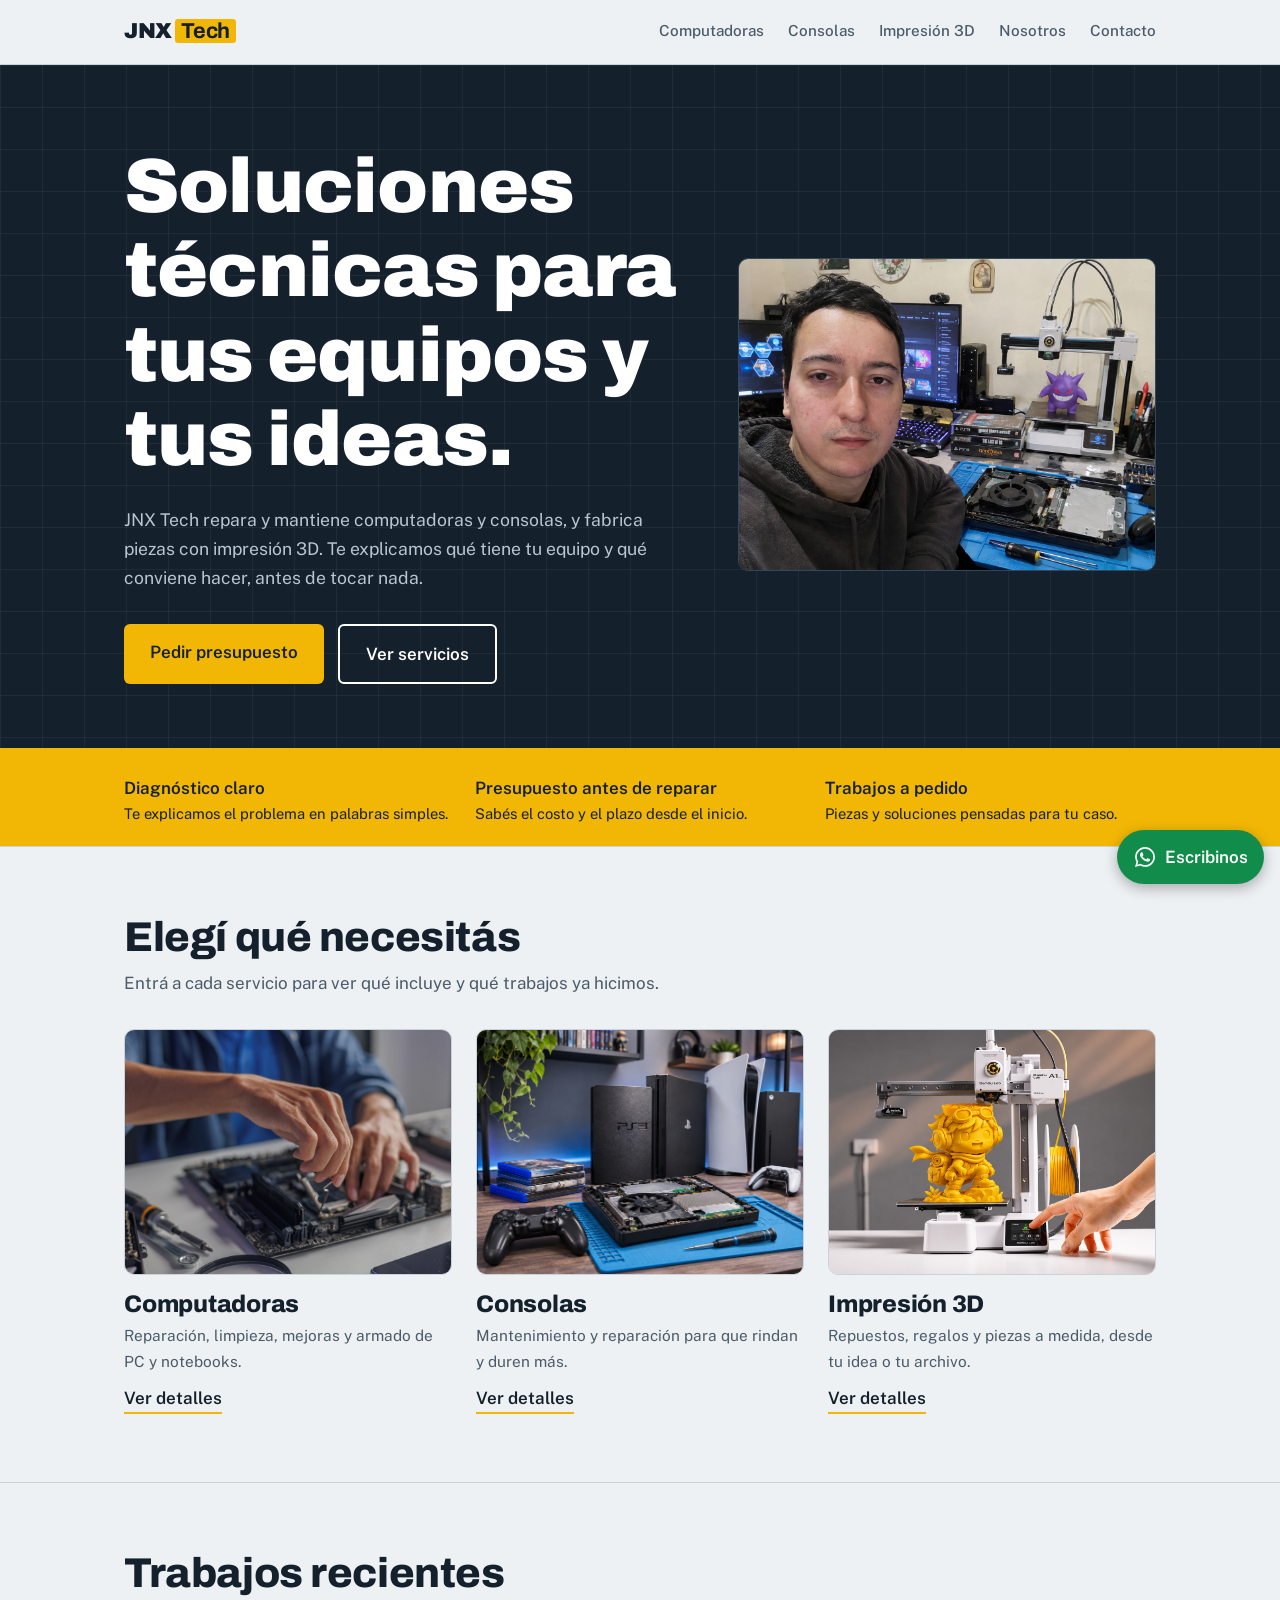
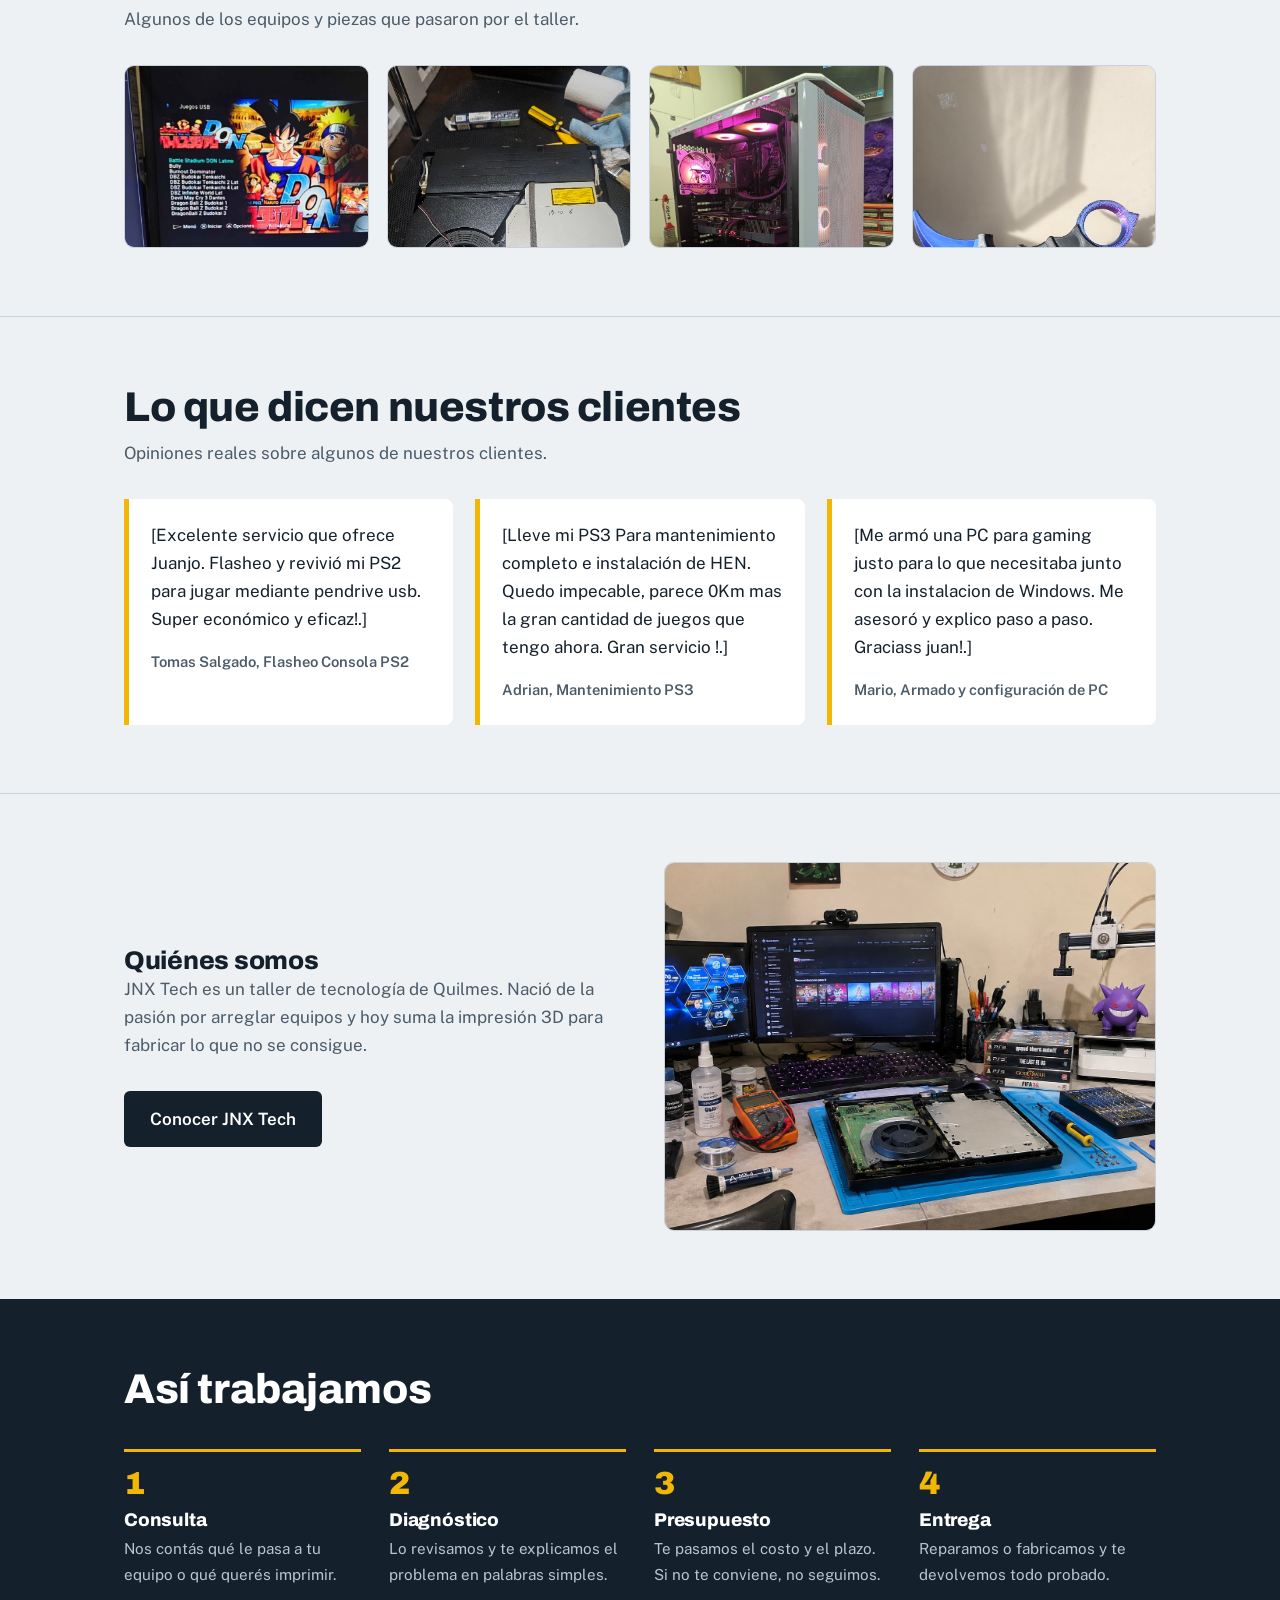
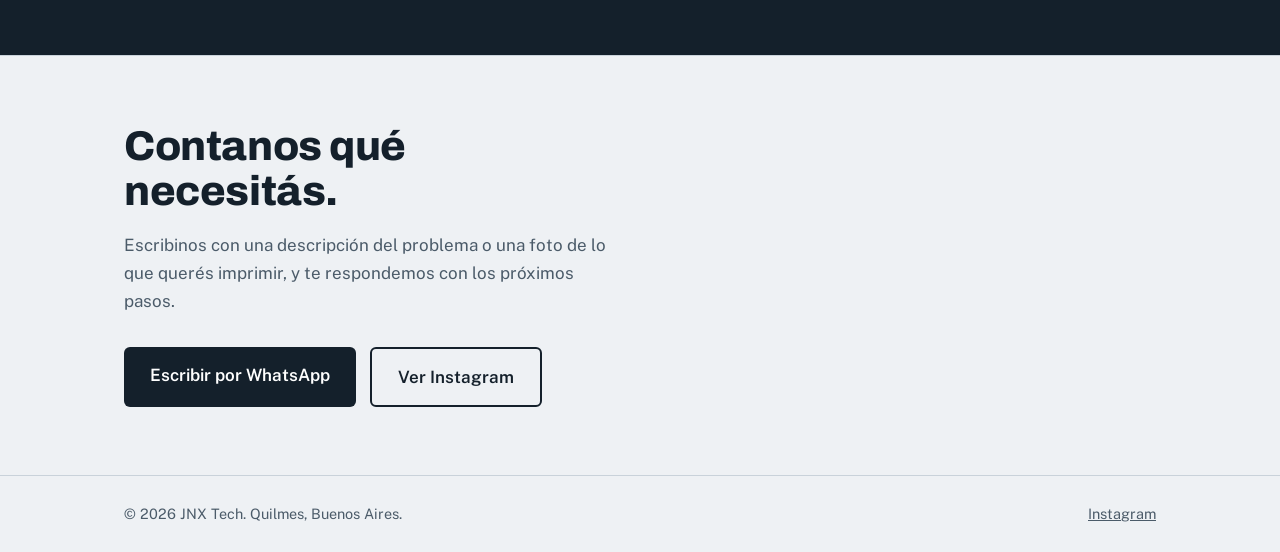
<file: index.html>
<!DOCTYPE html>
<html lang="es">
<head>
<meta charset="UTF-8">
<meta name="viewport" content="width=device-width, initial-scale=1">
<title>Reparación de PC, consolas e impresión 3D | JNX Tech</title>
<meta name="description" content="Reparación y mantenimiento de computadoras y consolas, e impresiones 3D a pedido en Quilmes.">
<link rel="preconnect" href="https://fonts.googleapis.com">
<link rel="preconnect" href="https://fonts.gstatic.com" crossorigin>
<link href="https://fonts.googleapis.com/css2?family=Archivo:wght@800;900&family=Public+Sans:wght@400;500;600&display=swap" rel="stylesheet">
<link rel="stylesheet" href="styles.css">
</head>
<body>
<header class="barra"><div class="ancho"><a class="marca" href="index.html">JNX<b>Tech</b></a>
<nav aria-label="Principal"><a href="computadoras.html">Computadoras</a><a href="consolas.html">Consolas</a><a href="impresion-3d.html">Impresión 3D</a><a href="nosotros.html">Nosotros</a><a href="index.html#contacto">Contacto</a></nav></div></header>
<main>
<section class="portada hero"><div class="ancho hero-grid">
<div>
<h1>Soluciones técnicas para tus equipos y tus ideas.</h1>
<p class="intro">JNX Tech repara y mantiene computadoras y consolas, y fabrica piezas con impresión 3D. Te explicamos qué tiene tu equipo y qué conviene hacer, antes de tocar nada.</p>
<div class="acciones"><a class="boton wa" href="#">Pedir presupuesto</a><a class="boton claro" href="#servicios">Ver servicios</a></div>
</div>
<figure class="foto" data-falta="Agregá img/portada.jpg"><img src="img/portada.jpg" alt="Taller de JNX Tech" loading="lazy"></figure>
</div></section>
<section class="garantias"><div class="ancho">
<div>Diagnóstico claro<span>Te explicamos el problema en palabras simples.</span></div>
<div>Presupuesto antes de reparar<span>Sabés el costo y el plazo desde el inicio.</span></div>
<div>Trabajos a pedido<span>Piezas y soluciones pensadas para tu caso.</span></div>
</div></section>

<section class="seccion" id="servicios"><div class="ancho">
<h2>Elegí qué necesitás</h2>
<p class="sub">Entrá a cada servicio para ver qué incluye y qué trabajos ya hicimos.</p>
<div class="tiles">
<a class="tile" href="computadoras.html"><figure class="foto" data-falta="Agregá img/computadoras.jpg"><img src="img/computadoras.jpg" alt="Computadora abierta durante un mantenimiento" loading="lazy"></figure><h3>Computadoras</h3><p>Reparación, limpieza, mejoras y armado de PC y notebooks.</p><span class="mas">Ver detalles</span></a>
<a class="tile" href="consolas.html"><figure class="foto" data-falta="Agregá img/consolas.jpg"><img src="img/consolas.jpg" alt="Consola de videojuegos en reparación" loading="lazy"></figure><h3>Consolas</h3><p>Mantenimiento y reparación para que rindan y duren más.</p><span class="mas">Ver detalles</span></a>
<a class="tile" href="impresion-3d.html"><figure class="foto" data-falta="Agregá img/impresion3d.jpg"><img src="img/impresion3d.jpg" alt="Pieza impresa en 3D" loading="lazy"></figure><h3>Impresión 3D</h3><p>Repuestos, regalos y piezas a medida, desde tu idea o tu archivo.</p><span class="mas">Ver detalles</span></a>
</div></div></section>

<section class="seccion"><div class="ancho">
<h2>Trabajos recientes</h2>
<p class="sub">Algunos de los equipos y piezas que pasaron por el taller.</p>
<div class="galeria">
<figure class="foto" data-falta="Agregá img/trabajo1.jpg"><img src="img/trabajo1.jpg" alt="Trabajo realizado 1" loading="lazy"></figure>
<figure class="foto" data-falta="Agregá img/trabajo2.jpg"><img src="img/trabajo2.jpg" alt="Trabajo realizado 2" loading="lazy"></figure>
<figure class="foto" data-falta="Agregá img/trabajo3.jpg"><img src="img/trabajo3.jpg" alt="Trabajo realizado 3" loading="lazy"></figure>
<figure class="foto" data-falta="Agregá img/trabajo4.jpg"><img src="img/trabajo4.jpg" alt="Trabajo realizado 4" loading="lazy"></figure>
</div></div></section>

<section class="seccion"><div class="ancho">
<h2>Lo que dicen nuestros clientes</h2>
<p class="sub">Opiniones reales sobre algunos de nuestros clientes.</p>
<div class="resenas">
<blockquote><p>[Excelente servicio que ofrece Juanjo. Flasheo y revivió mi PS2 para jugar mediante pendrive usb. Super económico y eficaz!.]</p><cite>Tomas Salgado, Flasheo Consola PS2</cite></blockquote>
<blockquote><p>[Lleve mi PS3 Para mantenimiento completo e instalación de HEN. Quedo impecable, parece 0Km mas la gran cantidad de juegos que tengo ahora. Gran servicio !.]</p><cite>Adrian, Mantenimiento PS3</cite></blockquote>
<blockquote><p>[Me armó una PC para gaming justo para lo que necesitaba junto con la instalacion de Windows. Me asesoró y explico paso a paso. Graciass juan!.]</p><cite>Mario, Armado y configuración de PC</cite></blockquote>
</div></div></section>

<section class="seccion"><div class="ancho dos">
<div><h2>Quiénes somos</h2><p>JNX Tech es un taller de tecnología de Quilmes. Nació de la pasión por arreglar equipos y hoy suma la impresión 3D para fabricar lo que no se consigue.</p><div class="acciones"><a class="boton" href="nosotros.html">Conocer JNX Tech</a></div></div>
<figure class="foto" data-falta="Agregá img/taller.jpg"><img src="img/taller.jpg" alt="Espacio de trabajo de JNX Tech" loading="lazy"></figure>
</div></section>

<section class="proceso"><div class="ancho">
<h2>Así trabajamos</h2>
<ol class="pasos">
<li><h3>Consulta</h3><p>Nos contás qué le pasa a tu equipo o qué querés imprimir.</p></li>
<li><h3>Diagnóstico</h3><p>Lo revisamos y te explicamos el problema en palabras simples.</p></li>
<li><h3>Presupuesto</h3><p>Te pasamos el costo y el plazo. Si no te conviene, no seguimos.</p></li>
<li><h3>Entrega</h3><p>Reparamos o fabricamos y te devolvemos todo probado.</p></li>
</ol></div></section>

<section class="seccion contacto" id="contacto"><div class="ancho">
<h2>Contanos qué necesitás.</h2>
<p>Escribinos con una descripción del problema o una foto de lo que querés imprimir, y te respondemos con los próximos pasos.</p>
<div class="acciones"><a class="boton wa" href="#">Escribir por WhatsApp</a><a class="boton claro" href="https://www.instagram.com/juanjo.3d/" target="_blank" rel="noopener">Ver Instagram</a></div>
</div></section>
</main>
<footer><div class="ancho"><span>© 2026 JNX Tech. Quilmes, Buenos Aires.</span><a href="https://www.instagram.com/juanjo.3d/" target="_blank" rel="noopener">Instagram</a></div></footer>
<script src="productos.js"></script>
<script src="jnx-extras.js" defer></script>
<script src="app.js"></script>
</body>
</html>
</file>
<file: styles.css>
:root{--papel:#eef1f4;--tinta:#14202b;--suave:#4b5b69;--linea:#c9d2da;--azul:#0e6f7a;--senal:#f2b705;--blanco:#fff}
*{box-sizing:border-box;margin:0;padding:0}
html{scroll-behavior:smooth}
body{font-family:"Public Sans",system-ui,sans-serif;background:var(--papel);color:var(--tinta);line-height:1.65;font-size:17px}
h1,h2,h3{font-family:"Archivo","Arial Black",sans-serif;font-weight:800;line-height:1.1;letter-spacing:-.01em}
a{color:inherit}
:focus-visible{outline:3px solid var(--senal);outline-offset:3px}
.ancho{max-width:1080px;margin:0 auto;padding:0 24px}
.barra{border-bottom:1px solid var(--linea);background:var(--papel);position:sticky;top:0;z-index:5}
.barra .ancho{display:flex;align-items:center;justify-content:space-between;gap:12px 28px;min-height:64px;flex-wrap:wrap;padding-top:8px;padding-bottom:8px}
.marca{font-family:"Archivo",sans-serif;font-weight:900;font-size:1.35rem;text-decoration:none;letter-spacing:-.02em}
.marca b{background:var(--senal);padding:0 .3em;margin-left:.15em;border-radius:3px}
nav{display:flex;flex-wrap:wrap;gap:6px 24px;font-weight:500;font-size:.95rem}
nav a{text-decoration:none;color:var(--suave);padding:2px 0;border-bottom:2px solid transparent}
nav a:hover,nav a[aria-current]{color:var(--tinta);border-bottom-color:var(--senal)}
.portada{padding:80px 0 64px}
.portada h1{font-size:clamp(2.3rem,6vw,4.4rem);max-width:16ch}
.portada p.intro{max-width:54ch;margin-top:22px;color:var(--suave);font-size:1.1rem}
.acciones{display:flex;flex-wrap:wrap;gap:14px;margin-top:32px}
.boton{display:inline-block;padding:14px 26px;border-radius:6px;font-weight:600;text-decoration:none;background:var(--tinta);color:var(--blanco);transition:background .2s}
.boton:hover{background:var(--azul)}
.boton.claro{background:transparent;color:var(--tinta);border:2px solid var(--tinta)}
.boton.claro:hover{background:var(--tinta);color:var(--blanco)}
.seccion{padding:68px 0;border-top:1px solid var(--linea)}
.seccion>.ancho>h2{font-size:clamp(1.8rem,4vw,2.6rem);margin-bottom:8px}
.sub{color:var(--suave);max-width:56ch;margin-bottom:32px}
.foto{aspect-ratio:4/3;border-radius:10px;overflow:hidden;border:1px solid var(--linea);display:grid;place-items:center;background:repeating-linear-gradient(45deg,#dde4ea 0 14px,#e6ebf0 14px 28px)}
.foto img{width:100%;height:100%;object-fit:cover;display:block}
.foto.sin-foto::after{content:attr(data-falta);color:var(--suave);font-size:.88rem;padding:16px;text-align:center}
.tiles{display:grid;grid-template-columns:repeat(3,1fr);gap:24px}
.tile{display:block;text-decoration:none}
.tile h3{font-size:1.5rem;margin:16px 0 6px}
.tile p{color:var(--suave);font-size:.96rem}
.tile .mas{display:inline-block;margin-top:10px;font-weight:600;border-bottom:2px solid var(--senal)}
.tile:hover .foto{border-color:var(--azul)}
.galeria{display:grid;grid-template-columns:repeat(auto-fit,minmax(230px,1fr));gap:18px}
.galeria p{font-size:.92rem;color:var(--suave);margin-top:8px}
.resenas{display:grid;grid-template-columns:repeat(3,1fr);gap:22px}
blockquote{background:var(--blanco);border-left:5px solid var(--senal);padding:22px;border-radius:0 8px 8px 0}
blockquote p{margin-bottom:14px}
blockquote cite{font-style:normal;font-weight:600;font-size:.92rem;color:var(--suave)}
.dos{display:grid;grid-template-columns:1fr 1fr;gap:48px;align-items:center}
.dos ul{list-style:none;display:grid;gap:10px;margin-top:16px}
.dos li{padding-left:28px;position:relative}
.dos li::before{content:"";position:absolute;left:0;top:.6em;width:14px;height:3px;background:var(--azul)}
.dos p{color:var(--suave)}
.proceso{background:var(--tinta);color:var(--blanco);padding:68px 0}
.proceso h2{font-size:clamp(1.8rem,4vw,2.6rem);margin-bottom:36px}
.pasos{display:grid;grid-template-columns:repeat(4,1fr);gap:28px;list-style:none;counter-reset:p}
.pasos li{counter-increment:p;border-top:3px solid var(--senal);padding-top:16px}
.pasos li::before{content:counter(p);font-family:"Archivo",sans-serif;font-weight:900;font-size:2rem;color:var(--senal);display:block;line-height:1}
.pasos h3{font-size:1.15rem;margin:10px 0 6px}
.pasos p{color:#b9c6d1;font-size:.95rem}
.contacto h2{font-size:clamp(1.9rem,4.4vw,3rem);max-width:18ch}
.contacto p{margin-top:16px;max-width:50ch;color:var(--suave)}
.otros{display:flex;flex-wrap:wrap;gap:12px;margin-top:8px}
footer{border-top:1px solid var(--linea);padding:26px 0;color:var(--suave);font-size:.9rem}
footer .ancho{display:flex;flex-wrap:wrap;justify-content:space-between;gap:10px}
@media(max-width:820px){.tiles,.resenas,.dos{grid-template-columns:1fr}.dos{gap:28px}.pasos{grid-template-columns:1fr 1fr}.portada{padding:52px 0 44px}}
@media(max-width:480px){.pasos{grid-template-columns:1fr}}
@media(prefers-reduced-motion:reduce){html{scroll-behavior:auto}*{transition:none!important}}

/* ---- Versión empresa: portada destacada, nosotros y valores ---- */
.hero{background:linear-gradient(rgba(255,255,255,.05) 1px,transparent 1px),linear-gradient(90deg,rgba(255,255,255,.05) 1px,transparent 1px),var(--tinta);background-size:42px 42px;color:var(--blanco);border-bottom:6px solid var(--senal)}
.hero h1{font-weight:900;font-size:clamp(2.4rem,6.4vw,4.8rem)}
.hero p.intro{color:#b9c6d1}
.hero .boton{background:var(--senal);color:var(--tinta)}
.hero .boton:hover{background:var(--blanco)}
.hero .boton.claro{background:transparent;color:var(--blanco);border-color:var(--blanco)}
.hero .boton.claro:hover{background:var(--blanco);color:var(--tinta)}
.hero .foto{border-color:#33475a;background:repeating-linear-gradient(45deg,#1d2b38 0 14px,#223241 14px 28px)}
.hero .foto.sin-foto::after{color:#b9c6d1}
.hero-grid{display:grid;grid-template-columns:1.15fr .85fr;gap:48px;align-items:center}
.garantias{background:var(--senal);color:var(--tinta)}
.garantias .ancho{display:grid;grid-template-columns:repeat(3,1fr);gap:20px;padding-top:20px;padding-bottom:20px;font-weight:600}
.garantias span{display:block;font-weight:400;font-size:.92rem}
.valores{display:grid;grid-template-columns:repeat(3,1fr);gap:28px;margin-top:8px}
.valores div{border-top:3px solid var(--senal);padding-top:14px}
.valores h3{font-size:1.2rem;margin-bottom:6px}
.valores p{color:var(--suave);font-size:.96rem}
.historia p{margin-bottom:16px;max-width:60ch}
.historia p:last-child{margin-bottom:0}
@media(max-width:820px){.hero-grid,.garantias .ancho,.valores{grid-template-columns:1fr}}
</file>
